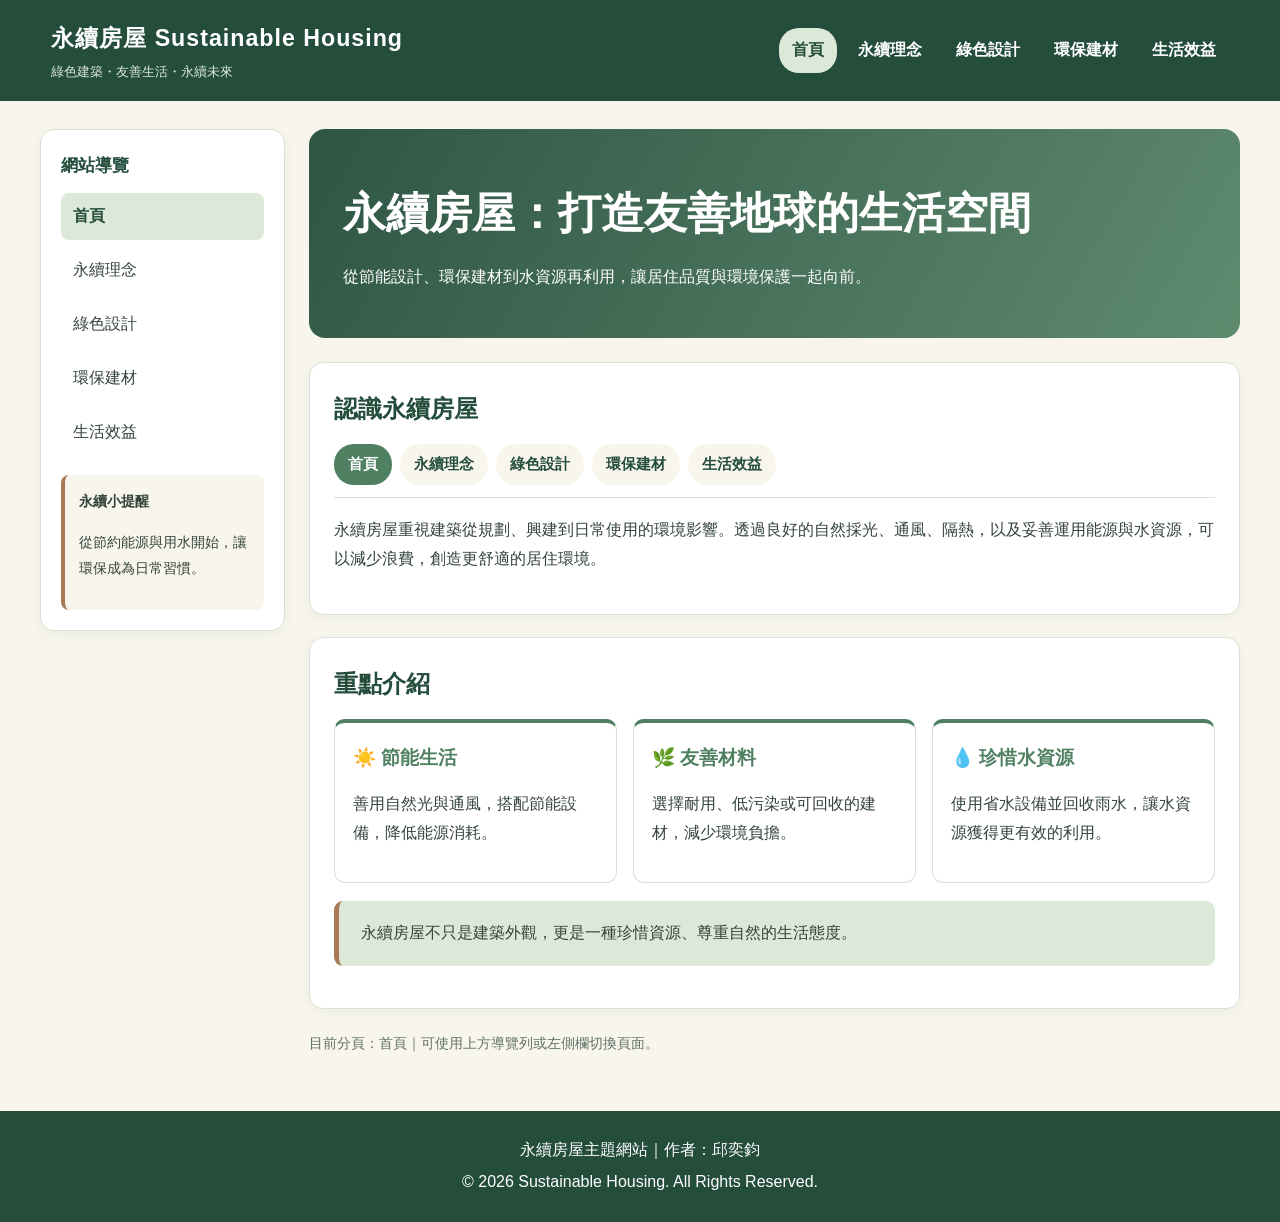
<file: index.html>
<!DOCTYPE html>
<html lang="zh-Hant">
<head>
  <meta charset="UTF-8">
  <meta name="viewport" content="width=device-width, initial-scale=1.0">
  <title>首頁｜永續房屋</title>
  <link rel="stylesheet" href="css/style.css">
</head>
<body>
  <!-- 網站頂部導覽列 -->
  <header class="site-header">
    <div class="brand">
      <h1>永續房屋 Sustainable Housing</h1>
      <p>綠色建築・友善生活・永續未來</p>
    </div>
    <nav class="top-nav" aria-label="主要導覽"><a href="index.html" class="active">首頁</a>
<a href="concept.html" class="">永續理念</a>
<a href="design.html" class="">綠色設計</a>
<a href="materials.html" class="">環保建材</a>
<a href="benefits.html" class="">生活效益</a></nav>
  </header>

  <div class="layout">
    <!-- 左側欄：網站分頁導覽 -->
    <aside class="sidebar">
      <h2>網站導覽</h2>
      <nav class="side-nav" aria-label="側邊導覽"><a href="index.html" class="active">首頁</a>
<a href="concept.html" class="">永續理念</a>
<a href="design.html" class="">綠色設計</a>
<a href="materials.html" class="">環保建材</a>
<a href="benefits.html" class="">生活效益</a></nav>
      <div class="sidebar-note">
        <strong>永續小提醒</strong>
        <p>從節約能源與用水開始，讓環保成為日常習慣。</p>
      </div>
    </aside>

    <!-- 主要內容區 -->
    <main id="main-content">
      <section class="hero">
        <h2>永續房屋：打造友善地球的生活空間</h2>
        <p>從節能設計、環保建材到水資源再利用，讓居住品質與環境保護一起向前。</p>
      </section>

      <!-- 分頁式標籤導覽 -->
      <section class="content-card">
        <h2 class="section-title">認識永續房屋</h2>
        <nav class="tabs" aria-label="內容分頁"><a href="index.html" class="active">首頁</a>
<a href="concept.html" class="">永續理念</a>
<a href="design.html" class="">綠色設計</a>
<a href="materials.html" class="">環保建材</a>
<a href="benefits.html" class="">生活效益</a></nav>
        <p>永續房屋重視建築從規劃、興建到日常使用的環境影響。透過良好的自然採光、通風、隔熱，以及妥善運用能源與水資源，可以減少浪費，創造更舒適的居住環境。</p>
      </section>

      <section class="content-card">
        <h2 class="section-title">重點介紹</h2>
        <div class="grid"><article class="feature"><h3>☀️ 節能生活</h3><p>善用自然光與通風，搭配節能設備，降低能源消耗。</p></article>
<article class="feature"><h3>🌿 友善材料</h3><p>選擇耐用、低污染或可回收的建材，減少環境負擔。</p></article>
<article class="feature"><h3>💧 珍惜水資源</h3><p>使用省水設備並回收雨水，讓水資源獲得更有效的利用。</p></article></div>
        <div class="callout">永續房屋不只是建築外觀，更是一種珍惜資源、尊重自然的生活態度。</div>
      </section>
      <p class="small">目前分頁：首頁｜可使用上方導覽列或左側欄切換頁面。</p>
    </main>
  </div>

  <footer class="site-footer">
    <p>永續房屋主題網站｜作者：邱奕鈞</p>
    <p>&copy; 2026 Sustainable Housing. All Rights Reserved.</p>
  </footer>
</body>
</html>
</file>
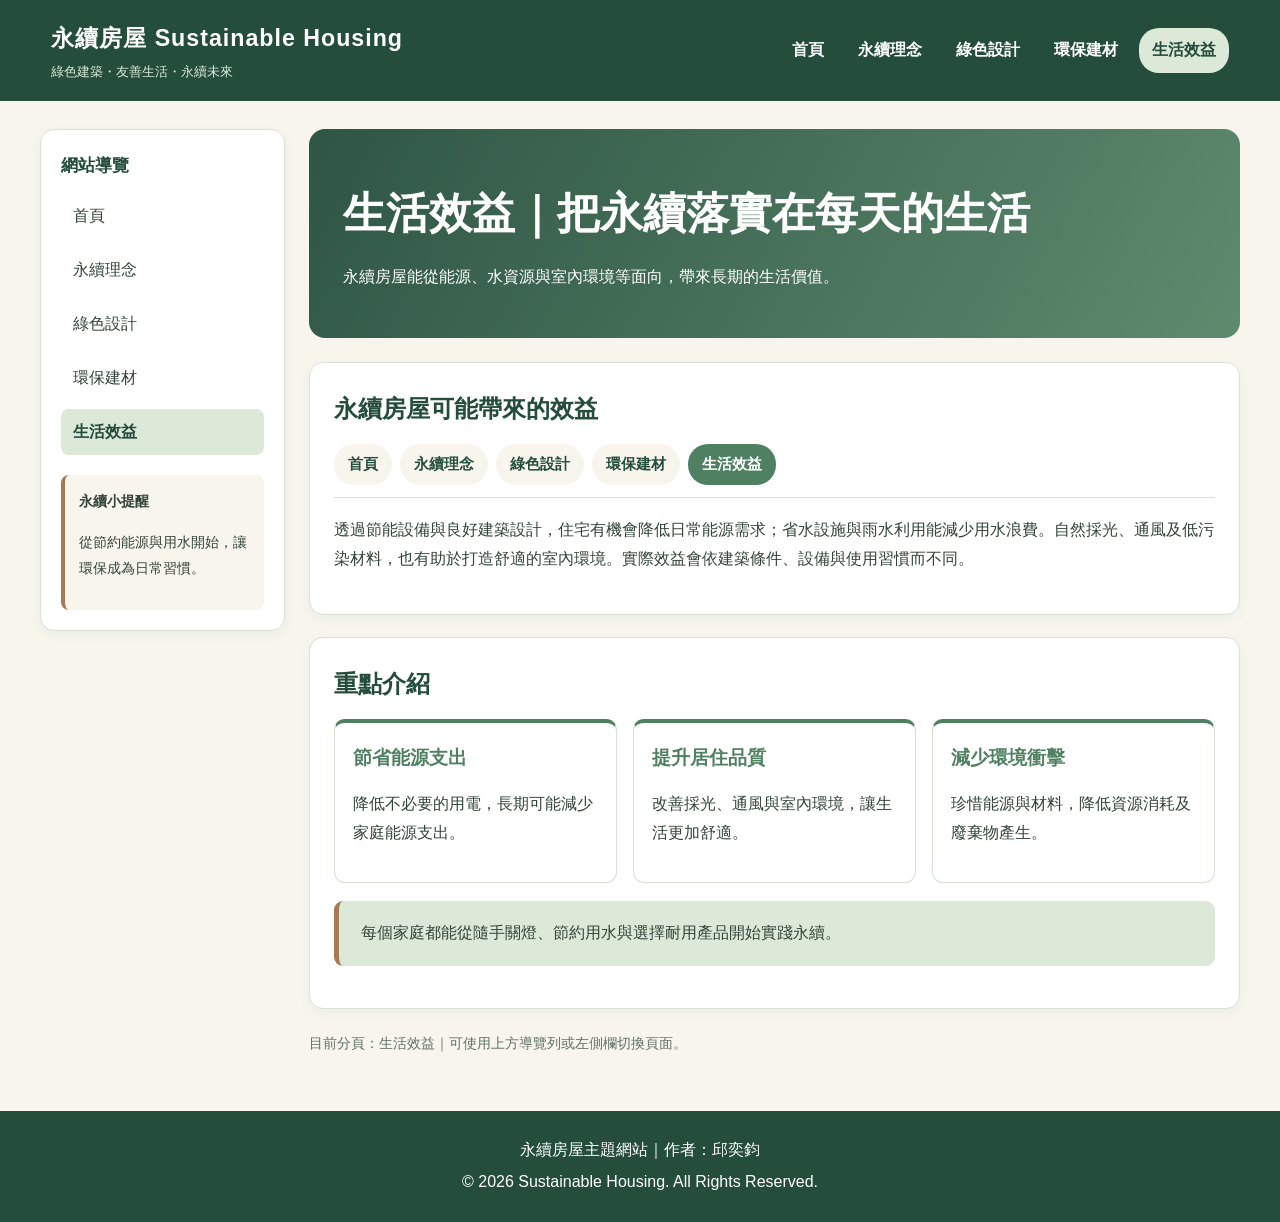
<file: benefits.html>
<!DOCTYPE html>
<html lang="zh-Hant">
<head>
  <meta charset="UTF-8">
  <meta name="viewport" content="width=device-width, initial-scale=1.0">
  <title>生活效益｜永續房屋</title>
  <link rel="stylesheet" href="css/style.css">
</head>
<body>
  <!-- 網站頂部導覽列 -->
  <header class="site-header">
    <div class="brand">
      <h1>永續房屋 Sustainable Housing</h1>
      <p>綠色建築・友善生活・永續未來</p>
    </div>
    <nav class="top-nav" aria-label="主要導覽"><a href="index.html" class="">首頁</a>
<a href="concept.html" class="">永續理念</a>
<a href="design.html" class="">綠色設計</a>
<a href="materials.html" class="">環保建材</a>
<a href="benefits.html" class="active">生活效益</a></nav>
  </header>

  <div class="layout">
    <!-- 左側欄：網站分頁導覽 -->
    <aside class="sidebar">
      <h2>網站導覽</h2>
      <nav class="side-nav" aria-label="側邊導覽"><a href="index.html" class="">首頁</a>
<a href="concept.html" class="">永續理念</a>
<a href="design.html" class="">綠色設計</a>
<a href="materials.html" class="">環保建材</a>
<a href="benefits.html" class="active">生活效益</a></nav>
      <div class="sidebar-note">
        <strong>永續小提醒</strong>
        <p>從節約能源與用水開始，讓環保成為日常習慣。</p>
      </div>
    </aside>

    <!-- 主要內容區 -->
    <main id="main-content">
      <section class="hero">
        <h2>生活效益｜把永續落實在每天的生活</h2>
        <p>永續房屋能從能源、水資源與室內環境等面向，帶來長期的生活價值。</p>
      </section>

      <!-- 分頁式標籤導覽 -->
      <section class="content-card">
        <h2 class="section-title">永續房屋可能帶來的效益</h2>
        <nav class="tabs" aria-label="內容分頁"><a href="index.html" class="">首頁</a>
<a href="concept.html" class="">永續理念</a>
<a href="design.html" class="">綠色設計</a>
<a href="materials.html" class="">環保建材</a>
<a href="benefits.html" class="active">生活效益</a></nav>
        <p>透過節能設備與良好建築設計，住宅有機會降低日常能源需求；省水設施與雨水利用能減少用水浪費。自然採光、通風及低污染材料，也有助於打造舒適的室內環境。實際效益會依建築條件、設備與使用習慣而不同。</p>
      </section>

      <section class="content-card">
        <h2 class="section-title">重點介紹</h2>
        <div class="grid"><article class="feature"><h3>節省能源支出</h3><p>降低不必要的用電，長期可能減少家庭能源支出。</p></article>
<article class="feature"><h3>提升居住品質</h3><p>改善採光、通風與室內環境，讓生活更加舒適。</p></article>
<article class="feature"><h3>減少環境衝擊</h3><p>珍惜能源與材料，降低資源消耗及廢棄物產生。</p></article></div>
        <div class="callout">每個家庭都能從隨手關燈、節約用水與選擇耐用產品開始實踐永續。</div>
      </section>
      <p class="small">目前分頁：生活效益｜可使用上方導覽列或左側欄切換頁面。</p>
    </main>
  </div>

  <footer class="site-footer">
    <p>永續房屋主題網站｜作者：邱奕鈞</p>
    <p>&copy; 2026 Sustainable Housing. All Rights Reserved.</p>
  </footer>
</body>
</html>
</file>
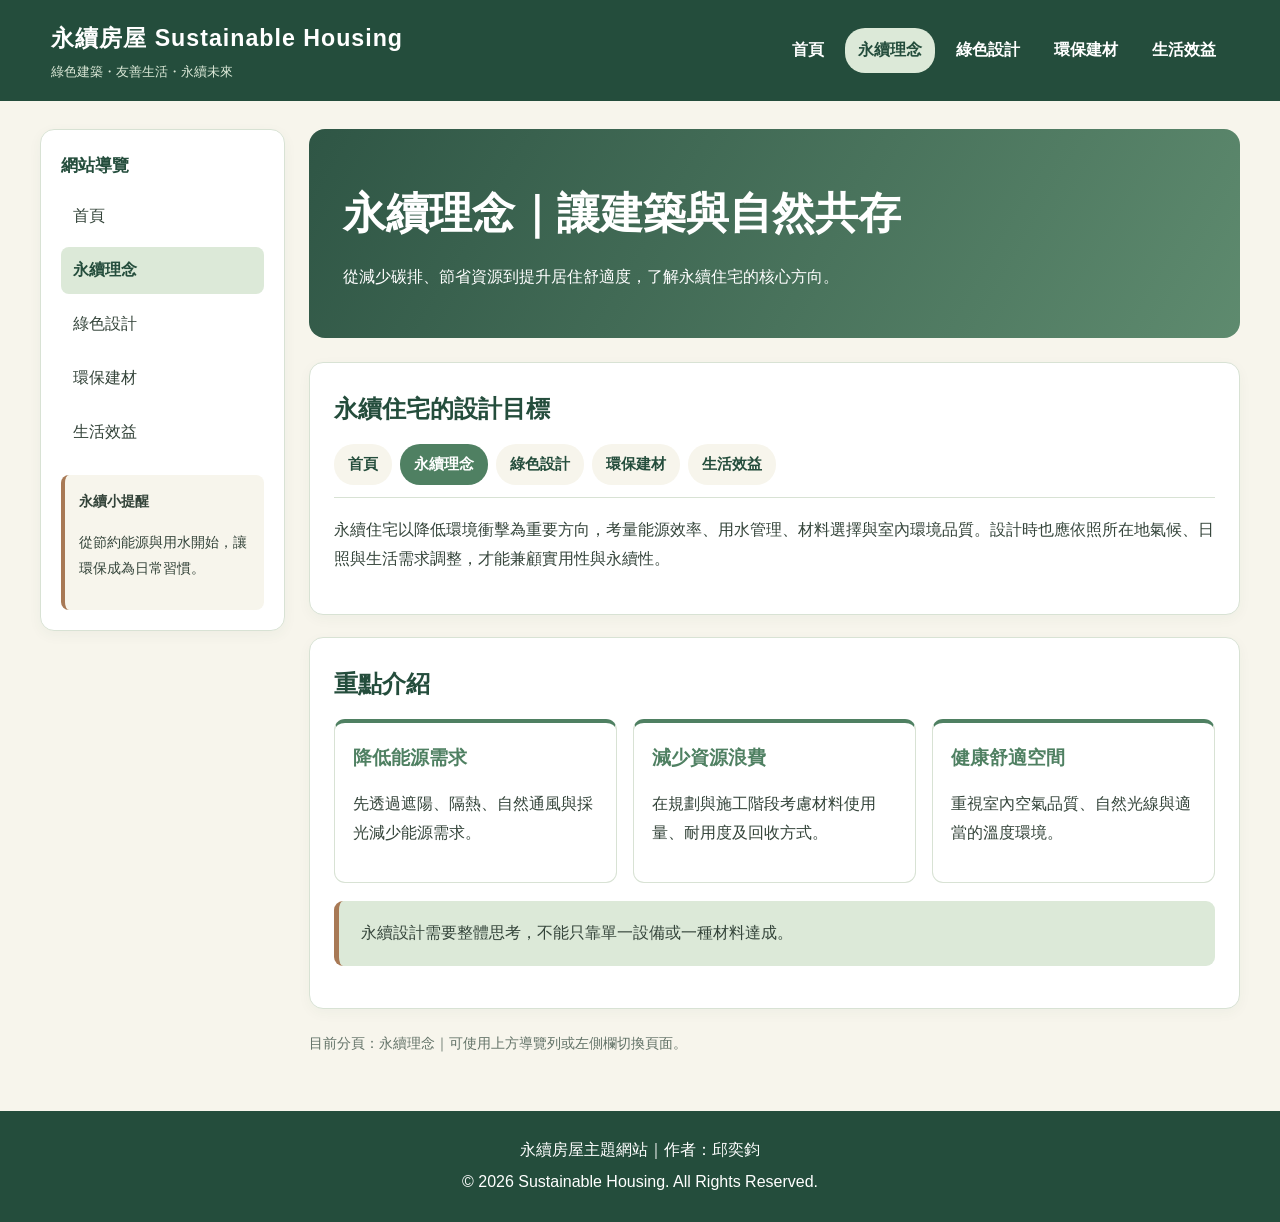
<file: concept.html>
<!DOCTYPE html>
<html lang="zh-Hant">
<head>
  <meta charset="UTF-8">
  <meta name="viewport" content="width=device-width, initial-scale=1.0">
  <title>永續理念｜永續房屋</title>
  <link rel="stylesheet" href="css/style.css">
</head>
<body>
  <!-- 網站頂部導覽列 -->
  <header class="site-header">
    <div class="brand">
      <h1>永續房屋 Sustainable Housing</h1>
      <p>綠色建築・友善生活・永續未來</p>
    </div>
    <nav class="top-nav" aria-label="主要導覽"><a href="index.html" class="">首頁</a>
<a href="concept.html" class="active">永續理念</a>
<a href="design.html" class="">綠色設計</a>
<a href="materials.html" class="">環保建材</a>
<a href="benefits.html" class="">生活效益</a></nav>
  </header>

  <div class="layout">
    <!-- 左側欄：網站分頁導覽 -->
    <aside class="sidebar">
      <h2>網站導覽</h2>
      <nav class="side-nav" aria-label="側邊導覽"><a href="index.html" class="">首頁</a>
<a href="concept.html" class="active">永續理念</a>
<a href="design.html" class="">綠色設計</a>
<a href="materials.html" class="">環保建材</a>
<a href="benefits.html" class="">生活效益</a></nav>
      <div class="sidebar-note">
        <strong>永續小提醒</strong>
        <p>從節約能源與用水開始，讓環保成為日常習慣。</p>
      </div>
    </aside>

    <!-- 主要內容區 -->
    <main id="main-content">
      <section class="hero">
        <h2>永續理念｜讓建築與自然共存</h2>
        <p>從減少碳排、節省資源到提升居住舒適度，了解永續住宅的核心方向。</p>
      </section>

      <!-- 分頁式標籤導覽 -->
      <section class="content-card">
        <h2 class="section-title">永續住宅的設計目標</h2>
        <nav class="tabs" aria-label="內容分頁"><a href="index.html" class="">首頁</a>
<a href="concept.html" class="active">永續理念</a>
<a href="design.html" class="">綠色設計</a>
<a href="materials.html" class="">環保建材</a>
<a href="benefits.html" class="">生活效益</a></nav>
        <p>永續住宅以降低環境衝擊為重要方向，考量能源效率、用水管理、材料選擇與室內環境品質。設計時也應依照所在地氣候、日照與生活需求調整，才能兼顧實用性與永續性。</p>
      </section>

      <section class="content-card">
        <h2 class="section-title">重點介紹</h2>
        <div class="grid"><article class="feature"><h3>降低能源需求</h3><p>先透過遮陽、隔熱、自然通風與採光減少能源需求。</p></article>
<article class="feature"><h3>減少資源浪費</h3><p>在規劃與施工階段考慮材料使用量、耐用度及回收方式。</p></article>
<article class="feature"><h3>健康舒適空間</h3><p>重視室內空氣品質、自然光線與適當的溫度環境。</p></article></div>
        <div class="callout">永續設計需要整體思考，不能只靠單一設備或一種材料達成。</div>
      </section>
      <p class="small">目前分頁：永續理念｜可使用上方導覽列或左側欄切換頁面。</p>
    </main>
  </div>

  <footer class="site-footer">
    <p>永續房屋主題網站｜作者：邱奕鈞</p>
    <p>&copy; 2026 Sustainable Housing. All Rights Reserved.</p>
  </footer>
</body>
</html>
</file>
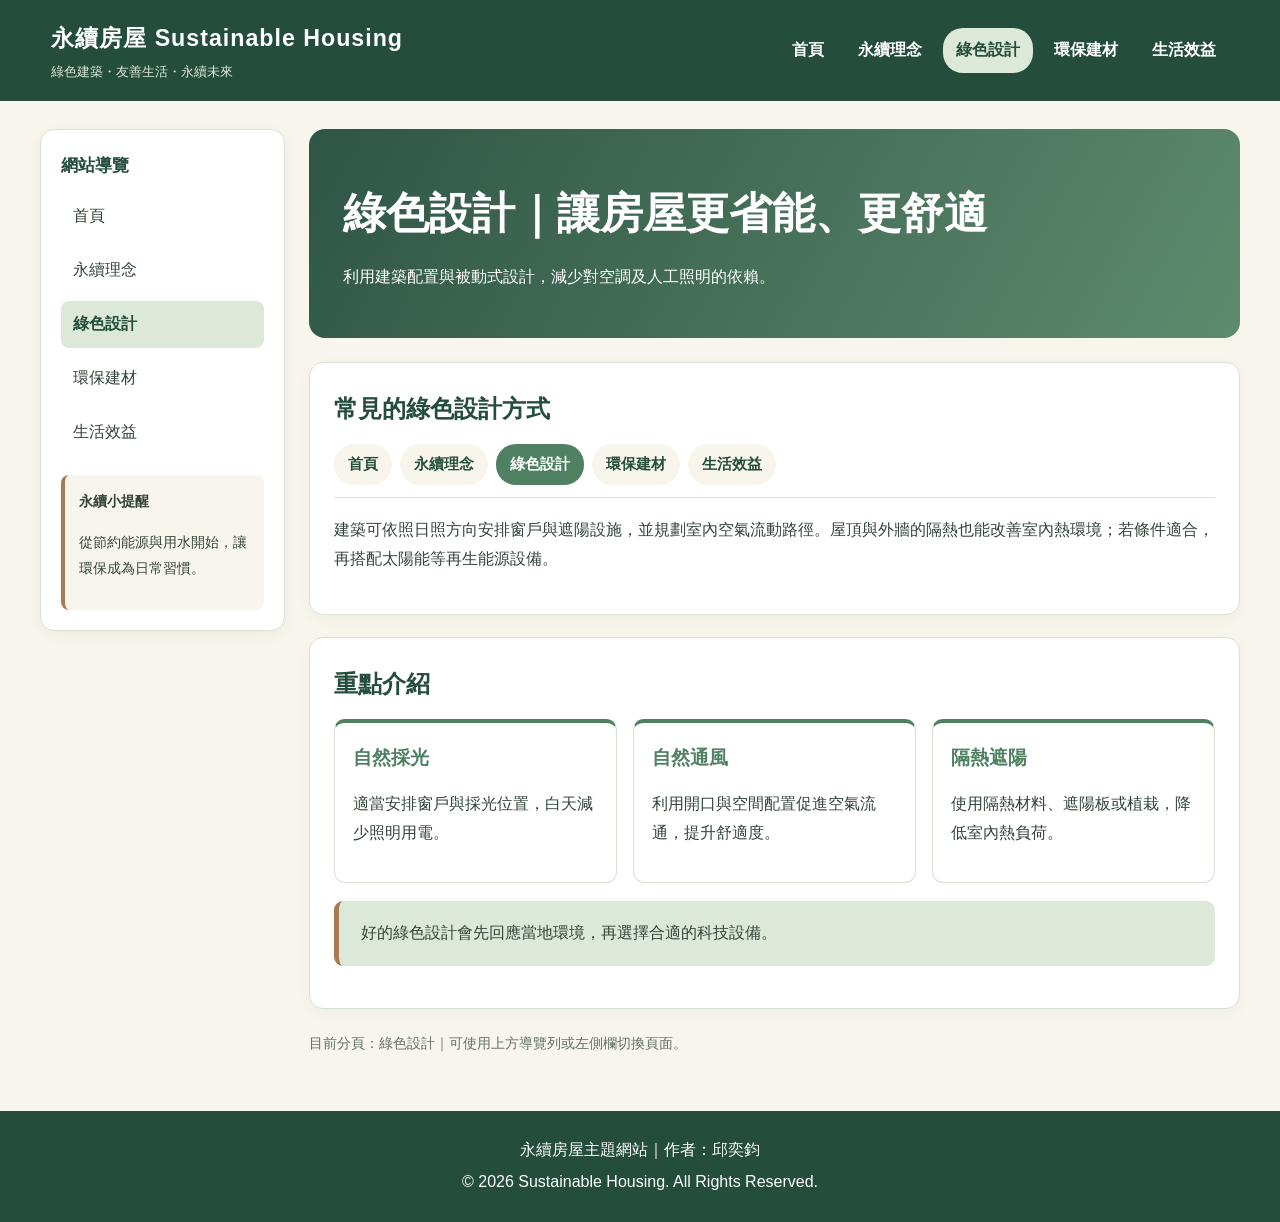
<file: design.html>
<!DOCTYPE html>
<html lang="zh-Hant">
<head>
  <meta charset="UTF-8">
  <meta name="viewport" content="width=device-width, initial-scale=1.0">
  <title>綠色設計｜永續房屋</title>
  <link rel="stylesheet" href="css/style.css">
</head>
<body>
  <!-- 網站頂部導覽列 -->
  <header class="site-header">
    <div class="brand">
      <h1>永續房屋 Sustainable Housing</h1>
      <p>綠色建築・友善生活・永續未來</p>
    </div>
    <nav class="top-nav" aria-label="主要導覽"><a href="index.html" class="">首頁</a>
<a href="concept.html" class="">永續理念</a>
<a href="design.html" class="active">綠色設計</a>
<a href="materials.html" class="">環保建材</a>
<a href="benefits.html" class="">生活效益</a></nav>
  </header>

  <div class="layout">
    <!-- 左側欄：網站分頁導覽 -->
    <aside class="sidebar">
      <h2>網站導覽</h2>
      <nav class="side-nav" aria-label="側邊導覽"><a href="index.html" class="">首頁</a>
<a href="concept.html" class="">永續理念</a>
<a href="design.html" class="active">綠色設計</a>
<a href="materials.html" class="">環保建材</a>
<a href="benefits.html" class="">生活效益</a></nav>
      <div class="sidebar-note">
        <strong>永續小提醒</strong>
        <p>從節約能源與用水開始，讓環保成為日常習慣。</p>
      </div>
    </aside>

    <!-- 主要內容區 -->
    <main id="main-content">
      <section class="hero">
        <h2>綠色設計｜讓房屋更省能、更舒適</h2>
        <p>利用建築配置與被動式設計，減少對空調及人工照明的依賴。</p>
      </section>

      <!-- 分頁式標籤導覽 -->
      <section class="content-card">
        <h2 class="section-title">常見的綠色設計方式</h2>
        <nav class="tabs" aria-label="內容分頁"><a href="index.html" class="">首頁</a>
<a href="concept.html" class="">永續理念</a>
<a href="design.html" class="active">綠色設計</a>
<a href="materials.html" class="">環保建材</a>
<a href="benefits.html" class="">生活效益</a></nav>
        <p>建築可依照日照方向安排窗戶與遮陽設施，並規劃室內空氣流動路徑。屋頂與外牆的隔熱也能改善室內熱環境；若條件適合，再搭配太陽能等再生能源設備。</p>
      </section>

      <section class="content-card">
        <h2 class="section-title">重點介紹</h2>
        <div class="grid"><article class="feature"><h3>自然採光</h3><p>適當安排窗戶與採光位置，白天減少照明用電。</p></article>
<article class="feature"><h3>自然通風</h3><p>利用開口與空間配置促進空氣流通，提升舒適度。</p></article>
<article class="feature"><h3>隔熱遮陽</h3><p>使用隔熱材料、遮陽板或植栽，降低室內熱負荷。</p></article></div>
        <div class="callout">好的綠色設計會先回應當地環境，再選擇合適的科技設備。</div>
      </section>
      <p class="small">目前分頁：綠色設計｜可使用上方導覽列或左側欄切換頁面。</p>
    </main>
  </div>

  <footer class="site-footer">
    <p>永續房屋主題網站｜作者：邱奕鈞</p>
    <p>&copy; 2026 Sustainable Housing. All Rights Reserved.</p>
  </footer>
</body>
</html>
</file>
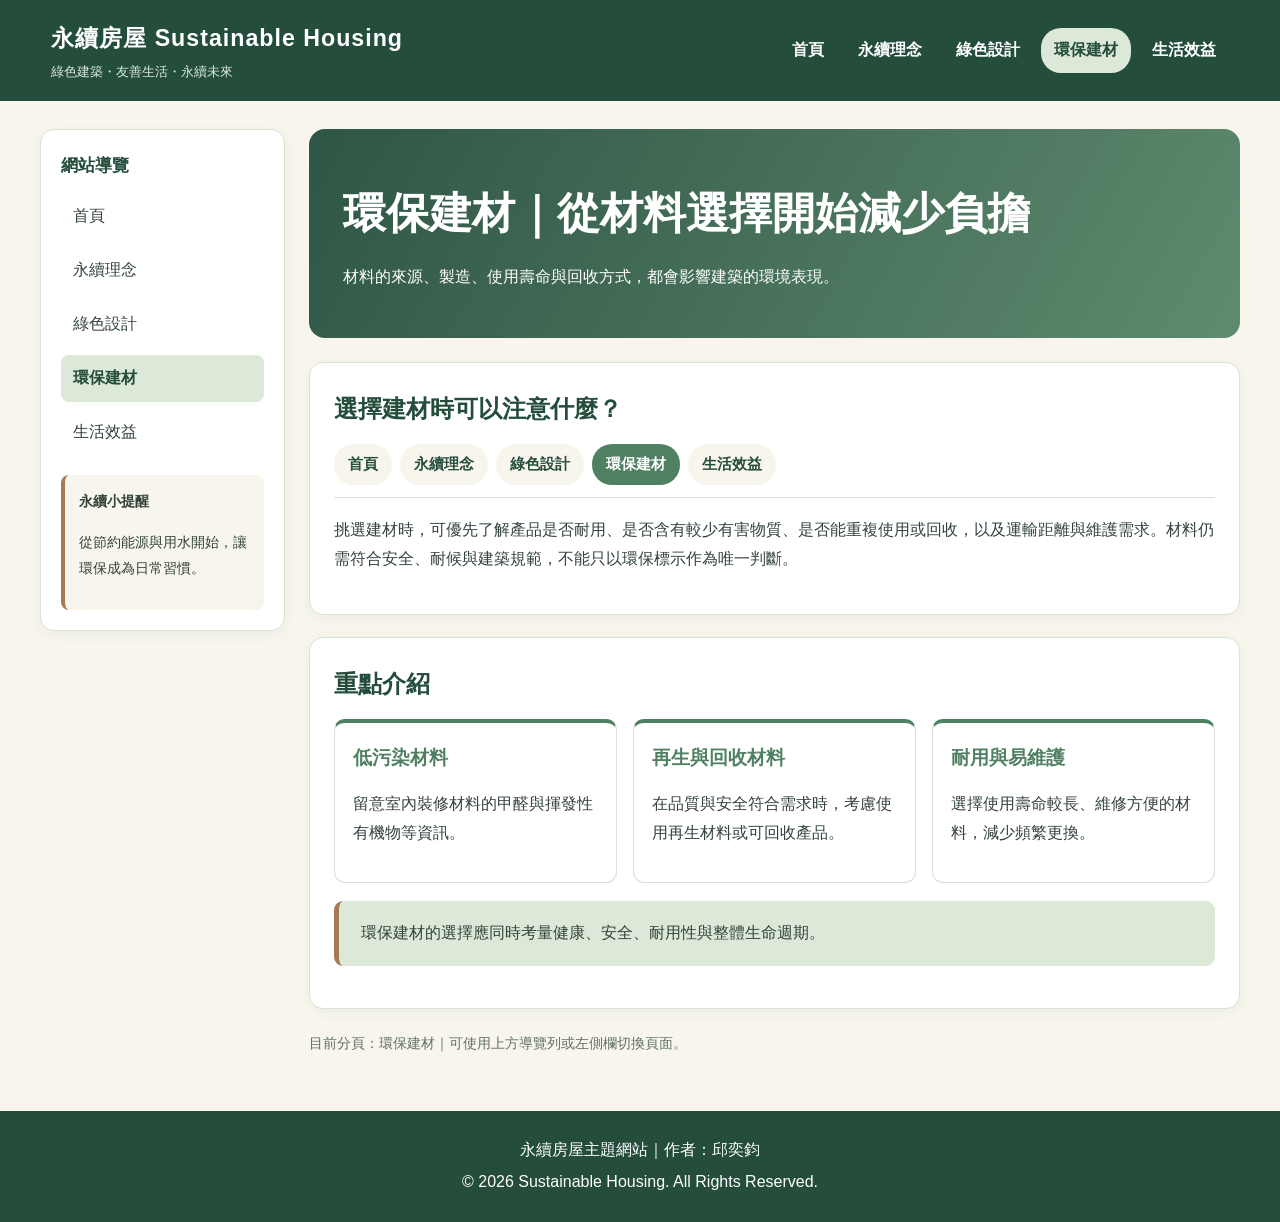
<file: materials.html>
<!DOCTYPE html>
<html lang="zh-Hant">
<head>
  <meta charset="UTF-8">
  <meta name="viewport" content="width=device-width, initial-scale=1.0">
  <title>環保建材｜永續房屋</title>
  <link rel="stylesheet" href="css/style.css">
</head>
<body>
  <!-- 網站頂部導覽列 -->
  <header class="site-header">
    <div class="brand">
      <h1>永續房屋 Sustainable Housing</h1>
      <p>綠色建築・友善生活・永續未來</p>
    </div>
    <nav class="top-nav" aria-label="主要導覽"><a href="index.html" class="">首頁</a>
<a href="concept.html" class="">永續理念</a>
<a href="design.html" class="">綠色設計</a>
<a href="materials.html" class="active">環保建材</a>
<a href="benefits.html" class="">生活效益</a></nav>
  </header>

  <div class="layout">
    <!-- 左側欄：網站分頁導覽 -->
    <aside class="sidebar">
      <h2>網站導覽</h2>
      <nav class="side-nav" aria-label="側邊導覽"><a href="index.html" class="">首頁</a>
<a href="concept.html" class="">永續理念</a>
<a href="design.html" class="">綠色設計</a>
<a href="materials.html" class="active">環保建材</a>
<a href="benefits.html" class="">生活效益</a></nav>
      <div class="sidebar-note">
        <strong>永續小提醒</strong>
        <p>從節約能源與用水開始，讓環保成為日常習慣。</p>
      </div>
    </aside>

    <!-- 主要內容區 -->
    <main id="main-content">
      <section class="hero">
        <h2>環保建材｜從材料選擇開始減少負擔</h2>
        <p>材料的來源、製造、使用壽命與回收方式，都會影響建築的環境表現。</p>
      </section>

      <!-- 分頁式標籤導覽 -->
      <section class="content-card">
        <h2 class="section-title">選擇建材時可以注意什麼？</h2>
        <nav class="tabs" aria-label="內容分頁"><a href="index.html" class="">首頁</a>
<a href="concept.html" class="">永續理念</a>
<a href="design.html" class="">綠色設計</a>
<a href="materials.html" class="active">環保建材</a>
<a href="benefits.html" class="">生活效益</a></nav>
        <p>挑選建材時，可優先了解產品是否耐用、是否含有較少有害物質、是否能重複使用或回收，以及運輸距離與維護需求。材料仍需符合安全、耐候與建築規範，不能只以環保標示作為唯一判斷。</p>
      </section>

      <section class="content-card">
        <h2 class="section-title">重點介紹</h2>
        <div class="grid"><article class="feature"><h3>低污染材料</h3><p>留意室內裝修材料的甲醛與揮發性有機物等資訊。</p></article>
<article class="feature"><h3>再生與回收材料</h3><p>在品質與安全符合需求時，考慮使用再生材料或可回收產品。</p></article>
<article class="feature"><h3>耐用與易維護</h3><p>選擇使用壽命較長、維修方便的材料，減少頻繁更換。</p></article></div>
        <div class="callout">環保建材的選擇應同時考量健康、安全、耐用性與整體生命週期。</div>
      </section>
      <p class="small">目前分頁：環保建材｜可使用上方導覽列或左側欄切換頁面。</p>
    </main>
  </div>

  <footer class="site-footer">
    <p>永續房屋主題網站｜作者：邱奕鈞</p>
    <p>&copy; 2026 Sustainable Housing. All Rights Reserved.</p>
  </footer>
</body>
</html>
</file>
<file: css/style.css>
:root{
  --forest:#244D3C; --green:#4F8062; --sage:#DCE9D8;
  --cream:#F7F5EC; --earth:#A87955; --ink:#34443A;
  --white:#fff; --line:#d8e2d4;
}
*{box-sizing:border-box}
html{scroll-behavior:smooth}
body{margin:0;font-family:"Noto Sans TC","Microsoft JhengHei",sans-serif;background:var(--cream);color:var(--ink);line-height:1.8}
a{color:inherit}
.site-header{background:var(--forest);color:#fff;padding:18px 4%;display:flex;align-items:center;justify-content:space-between;gap:18px;flex-wrap:wrap}
.brand h1{font-size:1.45rem;margin:0;letter-spacing:1px}
.brand p{margin:0;font-size:.82rem;color:#dce9d8}
.top-nav{display:flex;gap:8px;flex-wrap:wrap}
.top-nav a{text-decoration:none;padding:8px 13px;border-radius:20px;font-weight:600}
.top-nav a:hover,.top-nav a.active{background:#dce9d8;color:var(--forest)}
.layout{width:min(1200px,94%);margin:28px auto;display:grid;grid-template-columns:245px minmax(0,1fr);gap:24px;align-items:start}
.sidebar{background:#fff;border:1px solid var(--line);border-radius:14px;padding:20px;position:sticky;top:18px;box-shadow:0 4px 14px #244d3c0c}
.sidebar h2{font-size:1.08rem;color:var(--forest);margin:0 0 12px}
.side-nav{display:grid;gap:7px}
.side-nav a{text-decoration:none;padding:9px 12px;border-radius:8px;color:var(--ink)}
.side-nav a:hover,.side-nav a.active{background:var(--sage);color:var(--forest);font-weight:700}
.sidebar-note{margin-top:20px;padding:14px;background:var(--cream);border-left:4px solid var(--earth);border-radius:8px;font-size:.9rem}
main{min-width:0}
.hero{background:linear-gradient(120deg,#244d3cf2,#4f8062e8);color:white;padding:46px 34px;border-radius:16px;margin-bottom:24px}
.hero h2{font-size:clamp(1.8rem,4vw,2.7rem);margin:0 0 10px}
.hero p{max-width:720px;margin:0}
.content-card{background:#fff;border:1px solid var(--line);border-radius:14px;padding:24px;margin-bottom:22px;box-shadow:0 4px 14px #244d3c0a}
h2.section-title{font-size:1.5rem;color:var(--forest);margin:0 0 14px}
h3{color:var(--green)}
.tabs{display:flex;gap:8px;flex-wrap:wrap;border-bottom:1px solid var(--line);padding-bottom:12px;margin:8px 0 18px}
.tabs a{padding:7px 14px;text-decoration:none;border-radius:20px;background:var(--cream);color:var(--forest);font-weight:600;font-size:.93rem}
.tabs a:hover,.tabs a.active{background:var(--green);color:#fff}
.grid{display:grid;grid-template-columns:repeat(auto-fit,minmax(190px,1fr));gap:16px}
.feature{padding:18px;border:1px solid var(--line);border-top:4px solid var(--green);border-radius:11px;background:#fff}
.feature h3{margin:0 0 7px}
.callout{background:var(--sage);border-left:5px solid var(--earth);padding:18px 22px;border-radius:9px;margin:18px 0}
ul{padding-left:1.4rem}
.site-footer{background:var(--forest);color:#fff;text-align:center;padding:22px;margin-top:40px}
.site-footer p{margin:3px}
.small{font-size:.9rem;color:#627267}
@media(max-width:800px){
 .layout{grid-template-columns:1fr}
 .sidebar{position:static}
 .side-nav{grid-template-columns:repeat(auto-fit,minmax(135px,1fr))}
 .site-header{justify-content:center;text-align:center}
 .top-nav{justify-content:center}
}
@media(max-width:520px){
 .hero{padding:32px 22px}
 .content-card{padding:18px}
 .brand h1{font-size:1.25rem}
}
</file>
